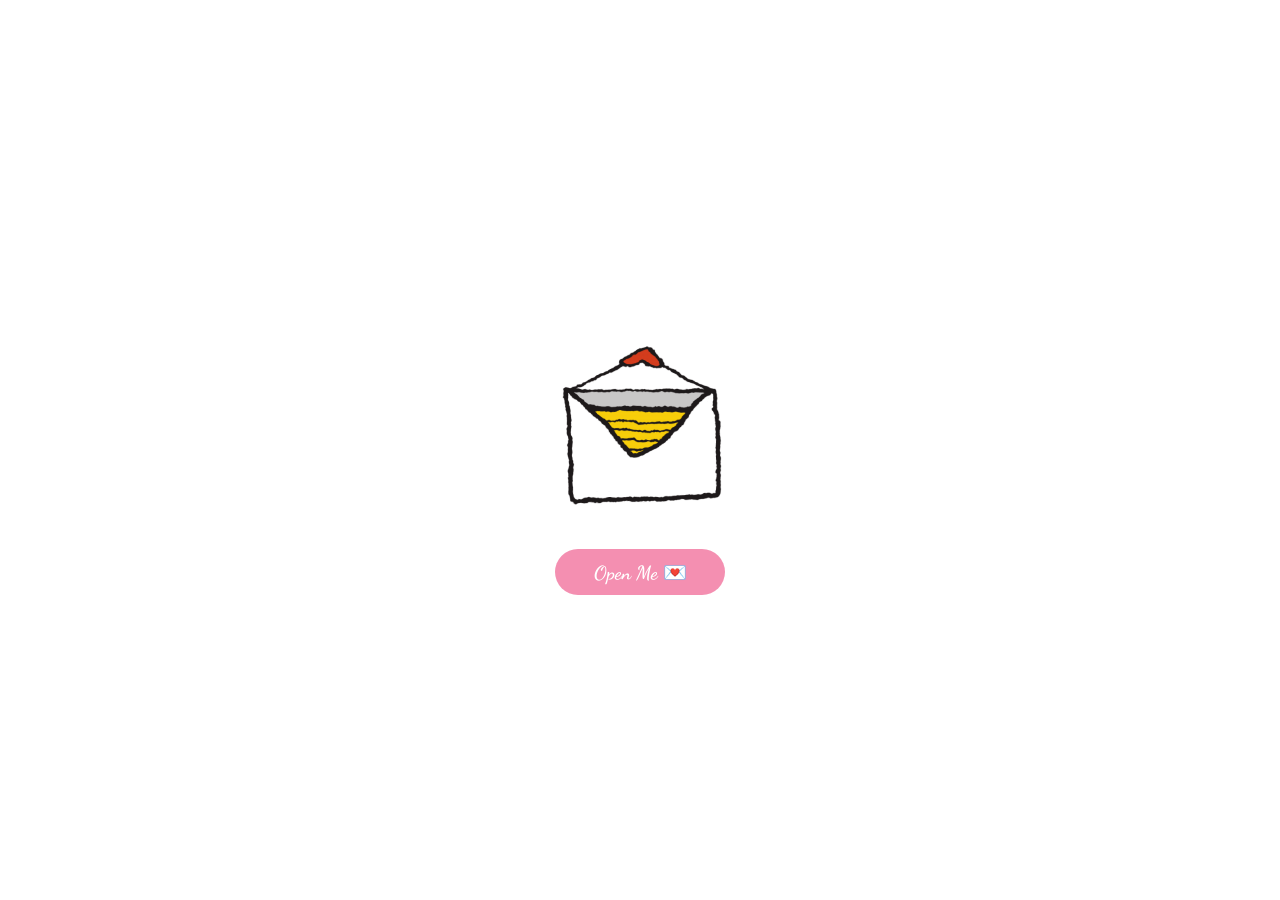
<file: index.html>
<!DOCTYPE html>
<html lang="en">
<head>
  <meta charset="UTF-8" />
  <meta name="viewport" content="width=device-width, initial-scale=1.0" />
  <title>A Letter For You 💌</title>
  <link rel="stylesheet" href="style.css" />
  <style>
    body.white-bg {
      display: flex;
      align-items: center;
      justify-content: center;
      min-height: 100vh;
    }

    .center {
      display: flex;
      flex-direction: column;
      align-items: center;
      gap: 1.6rem;
    }

    /* Letter gif */
    .letter-img {
      width: min(260px, 68vw);
      animation: float 3.5s ease-in-out infinite;
      display: block;
    }

    /* Shrinking button */
    #open-btn {
      transition: transform .3s ease, opacity .4s ease;
      transform-origin: center;
      display: inline-block;
    }

    /* Hint — hidden until JS adds .visible */
    #hint {
      font-family: 'Lato', sans-serif;
      font-size: .85rem;
      color: #c090a0;
      visibility: hidden;
      opacity: 0;
      pointer-events: none;
      transition: opacity .8s ease;
    }
    #hint.visible {
      visibility: visible;
      opacity: 1;
      pointer-events: auto;
    }
    #hint a {
      color: var(--pink-dark);
      text-decoration: underline;
      cursor: pointer;
    }
  </style>
</head>
<body class="white-bg">

  <div class="center">
    <!-- Letter gif — add letter.gif to your repo root -->
    <img class="letter-img fade-up" src="letter.gif" alt="a letter for you" />

    <!-- Shrinking button -->
    <button class="btn fade-up-d1" id="open-btn">Open Me 💌</button>

    <!-- Hint -->
    <p id="hint" class="fade-up-d2">
      Can't click the button? <a href="quiz.html">Maybe try this instead.</a>
    </p>
  </div>

  <script>
    const btn  = document.getElementById('open-btn');
    const hint = document.getElementById('hint');

    let clicks    = 0;
    const HINT_AT = 5;   // hint appears after this many clicks
    const MAX     = 8;   // button fully disappears after this many clicks

    btn.addEventListener('click', () => {
      clicks++;

      // Shrink by 20% each click using scale — button stays clickable throughout
      const scale = Math.pow(0.80, clicks);
      btn.style.transform = `scale(${scale})`;

      // Show hint after HINT_AT clicks
      if (clicks >= HINT_AT) {
        hint.classList.add('visible');
      }

      // Hide button completely after MAX clicks
      if (clicks >= MAX) {
        btn.style.opacity       = '0';
        btn.style.pointerEvents = 'none';
        setTimeout(() => { btn.style.display = 'none'; }, 400);
      }
    });
  </script>
</body>
</html>
</file>
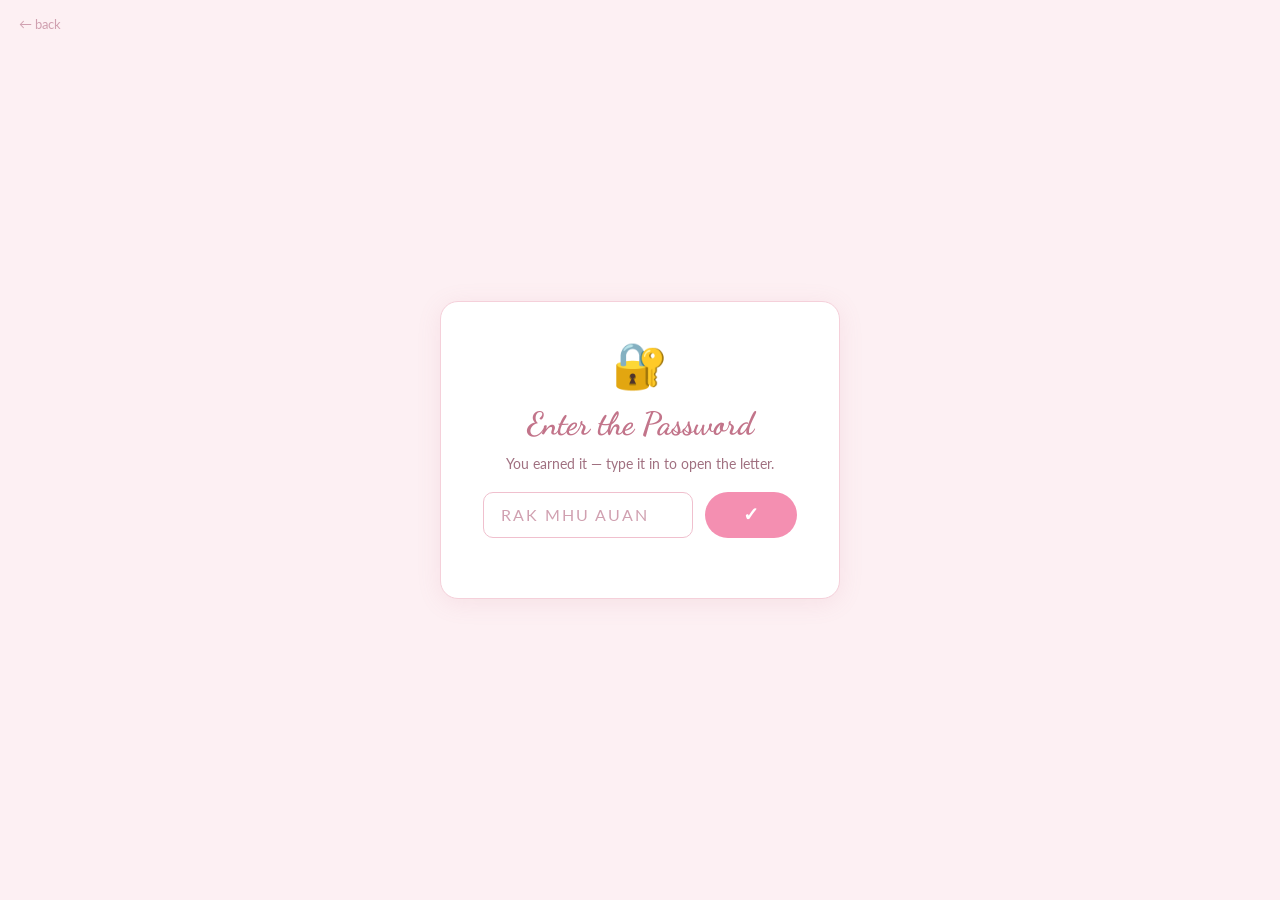
<file: letter.html>
<!DOCTYPE html>
<html lang="en">
<head>
  <meta charset="UTF-8" />
  <meta name="viewport" content="width=device-width, initial-scale=1.0" />
  <title>Your Letter 💖</title>
  <link rel="stylesheet" href="style.css" />
  <style>
    /* lock screen */
    #lock-screen { transition: opacity .5s ease; }
    #lock-screen.hidden { opacity: 0; pointer-events: none; position: absolute; }

    .lock-icon { font-size: 2.8rem; margin-bottom: .8rem; }
    .lock-sub  { color: var(--text-soft); font-size: .88rem; margin: .3rem 0 1.2rem; }

    .pw-row { display: flex; gap: .7rem; margin-top: .5rem; }

    #pw-error { color: #e08090; font-size: .85rem; min-height: 1.1rem; margin-top: .5rem; }

    /* letter */
    #letter-screen { display: none; max-width: 600px; width: 100%; }
    #letter-screen.show {
      display: flex;
      flex-direction: column;
      align-items: center;
      animation: fadeUp .8s ease both;
    }

    .letter-card {
      background: #fff;
      border: 1.5px solid #f5d0da;
      border-radius: 18px;
      padding: clamp(1.8rem, 5vw, 2.8rem) clamp(1.6rem, 5vw, 3rem);
      text-align: left;
      box-shadow: 0 4px 24px rgba(194,116,138,.1);
      width: 100%;
    }

    .letter-date {
      font-size: .75rem;
      color: #c0a0a8;
      letter-spacing: 1px;
      margin-bottom: 1.2rem;
    }
    .letter-salutation {
      font-family: 'Dancing Script', cursive;
      font-size: clamp(1.3rem, 3.5vw, 1.8rem);
      color: var(--pink-dark);
      margin-bottom: 1rem;
    }
    .letter-body {
      font-size: clamp(.93rem, 2.4vw, 1.02rem);
      line-height: 1.95;
      color: var(--text);
      white-space: pre-wrap;
    }
    .letter-closing {
      font-family: 'Dancing Script', cursive;
      font-size: clamp(1.2rem, 3vw, 1.6rem);
      color: var(--pink-dark);
      margin-top: 1.5rem;
      text-align: right;
    }

    /* petals */
    .petal {
      position: fixed;
      top: -30px;
      font-size: 1.1rem;
      animation: fall linear infinite;
      pointer-events: none;
      z-index: 0;
    }
    @keyframes fall { to { transform: translateY(110vh) rotate(360deg); } }

    .back-link {
      position: fixed;
      top: 1rem; left: 1.2rem;
      font-size: .82rem;
      color: #d0a0b0;
      text-decoration: none;
    }
    .back-link:hover { color: var(--pink-dark); }
  </style>
</head>
<body class="pink-bg">
  <a class="back-link" href="quiz.html">← back</a>

  <div class="page">

    <!-- LOCK -->
    <div id="lock-screen">
      <div class="card fade-up" style="max-width:400px; width:100%;">
        <div class="lock-icon">🔐</div>
        <h2>Enter the Password</h2>
        <p class="lock-sub">You earned it — type it in to open the letter.</p>
        <div class="pw-row">
          <input type="text" id="pw-input"
                 placeholder="RAK MHU AUAN"
                 autocomplete="off"
                 style="text-transform:uppercase; letter-spacing:2px;" />
          <button class="btn" onclick="tryUnlock()">✓</button>
        </div>
        <p id="pw-error"></p>
      </div>
    </div>

    <!-- LETTER -->
    <div id="letter-screen">
      <p style="font-size:2rem; margin-bottom:.5rem;">💌</p>
      <h1 style="margin-bottom:1.4rem;">For You</h1>

      <div class="letter-card" style="position:relative; z-index:1;">
        <p class="letter-date" id="letter-date"></p>

        <p class="letter-salutation">Dear my babi,</p>

        <div class="letter-body">We have been talking and knowing each other for about 2 months already and I just wanna let you know that I like you a lots. Like really a lot and you are the most precious thing and meaningful to me.

After this I have a lots of things to do in the future (JLPT test, Lab, Study etc) and I might not be able to talk,sing or draw you more often but I promise to be by your side anytime you need me na krub.

Rak baby teesud and I promise to have baby only talordpai kub.</div>

        <p class="letter-closing">Yours, MhaPeem 🌹</p>
      </div>

      <div style="margin-top:1.6rem;">
        <a href="index.html" class="btn-ghost">← back to the beginning</a>
      </div>
    </div>

  </div>

  <script>
    // Auto-fill password from quiz page if available
    const saved = sessionStorage.getItem('ltr_pw');
    if (saved) document.getElementById('pw-input').value = saved;

    // ✏️ Must match the fragments in quiz.html joined by spaces
    const CORRECT = 'RAK MHU AUAN';

    function tryUnlock() {
      const entered = document.getElementById('pw-input').value.trim().toUpperCase();
      if (entered === CORRECT) {
        unlock();
      } else {
        const err = document.getElementById('pw-error');
        err.textContent = 'That doesn\'t seem right — try again.';
        document.getElementById('pw-input').classList.add('shake');
        setTimeout(() => document.getElementById('pw-input').classList.remove('shake'), 400);
      }
    }

    document.getElementById('pw-input').addEventListener('keydown', e => {
      if (e.key === 'Enter') tryUnlock();
    });

    function unlock() {
      const now  = new Date();
      document.getElementById('letter-date').textContent =
        now.toLocaleDateString('en-US', { year:'numeric', month:'long', day:'numeric' });

      const lock = document.getElementById('lock-screen');
      lock.classList.add('hidden');
      setTimeout(() => {
        lock.style.display = 'none';
        document.getElementById('letter-screen').classList.add('show');
        spawnPetals();
      }, 550);
    }

    function spawnPetals() {
      const symbols = ['🌸','🌷','💗','✿','🌺'];
      for (let i = 0; i < 18; i++) {
        const p = document.createElement('div');
        p.className = 'petal';
        p.textContent = symbols[Math.floor(Math.random() * symbols.length)];
        p.style.left = Math.random() * 100 + 'vw';
        p.style.fontSize = (Math.random() * .6 + .8) + 'rem';
        const dur = Math.random() * 5 + 6;
        p.style.animationDuration = dur + 's';
        p.style.animationDelay   = Math.random() * 6 + 's';
        document.body.appendChild(p);
      }
    }
  </script>
</body>
</html>
</file>
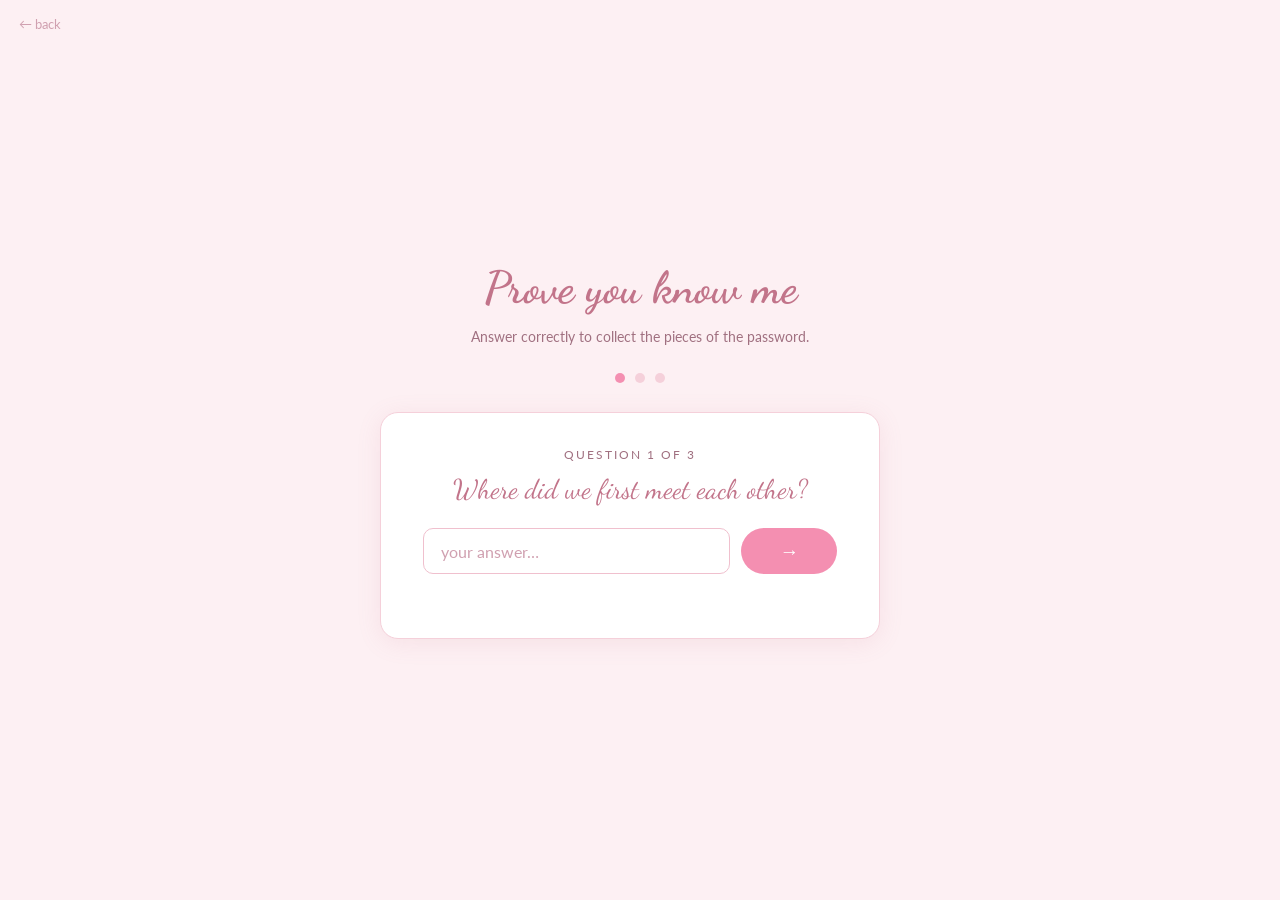
<file: quiz.html>
<!DOCTYPE html>
<html lang="en">
<head>
  <meta charset="UTF-8" />
  <meta name="viewport" content="width=device-width, initial-scale=1.0" />
  <title>Unlock the Letter 🔑</title>
  <link rel="stylesheet" href="style.css" />
  <style>
    /* progress dots */
    .progress {
      display: flex;
      gap: .6rem;
      justify-content: center;
      margin-bottom: 1.8rem;
    }
    .dot {
      width: 10px; height: 10px;
      border-radius: 50%;
      background: #f5d0da;
      transition: background .4s;
    }
    .dot.active { background: var(--pink-mid); }
    .dot.done   { background: var(--pink-dark); }

    /* question card */
    .q-card { display: none; animation: fadeUp .4s ease both; }
    .q-card.active { display: block; }

    .q-label {
      font-size: .72rem;
      letter-spacing: 2px;
      text-transform: uppercase;
      color: var(--text-soft);
      margin-bottom: .6rem;
    }
    .q-text {
      font-family: 'Dancing Script', cursive;
      font-size: clamp(1.2rem, 3.5vw, 1.7rem);
      color: var(--pink-dark);
      margin-bottom: 1.2rem;
      line-height: 1.4;
    }

    .input-row {
      display: flex;
      gap: .7rem;
    }
    .input-row input { flex: 1; }

    .feedback {
      margin-top: .6rem;
      font-size: .88rem;
      min-height: 1.2rem;
      color: var(--text-soft);
    }
    .feedback.correct { color: #b06070; }
    .feedback.wrong   { color: #e08090; }

    .fragment {
      display: inline-block;
      background: var(--pink-light);
      border: 1px solid #f0c0ce;
      border-radius: 8px;
      padding: .25em .8em;
      font-family: 'Dancing Script', cursive;
      font-size: 1.3rem;
      color: var(--pink-dark);
      letter-spacing: 2px;
      margin-top: .6rem;
      animation: fadeUp .4s ease both;
    }

    /* final */
    #final-reveal { display: none; animation: fadeUp .6s ease both; }

    .password-box {
      background: var(--pink-light);
      border: 1.5px solid #f0c0ce;
      border-radius: 14px;
      padding: 1.2rem 2rem;
      margin: 1rem 0 1.4rem;
      font-family: 'Dancing Script', cursive;
      font-size: 1.8rem;
      color: var(--pink-dark);
      letter-spacing: 4px;
      word-break: break-all;
    }

    .back-link {
      position: fixed;
      top: 1rem; left: 1.2rem;
      font-size: .82rem;
      color: #d0a0b0;
      text-decoration: none;
    }
    .back-link:hover { color: var(--pink-dark); }
  </style>
</head>
<body class="pink-bg">
  <a class="back-link" href="index.html">← back</a>

  <div class="page">
    <div style="max-width:520px; width:100%;">

      <h1 class="fade-up">Prove you know me</h1>
      <p class="fade-up-d1" style="color:var(--text-soft); font-size:.9rem; margin-bottom:1.8rem;">
        Answer correctly to collect the pieces of the password.
      </p>

      <div class="progress fade-up-d1">
        <div class="dot active" id="d0"></div>
        <div class="dot"       id="d1"></div>
        <div class="dot"       id="d2"></div>
      </div>

      <!-- Q1 -->
      <div class="card q-card active" id="q0">
        <p class="q-label">Question 1 of 3</p>
        <p class="q-text">Where did we first meet each other?</p>
        <div class="input-row">
          <input type="text" id="a0" placeholder="your answer…" autocomplete="off" />
          <button class="btn" onclick="checkAnswer(0)">→</button>
        </div>
        <p class="feedback" id="f0"></p>
        <div id="frag0"></div>
      </div>

      <!-- Q2 -->
      <div class="card q-card" id="q1">
        <p class="q-label">Question 2 of 3</p>
        <p class="q-text">What do I like about you the most?</p>
        <div class="input-row">
          <input type="text" id="a1" placeholder="your answer…" autocomplete="off" />
          <button class="btn" onclick="checkAnswer(1)">→</button>
        </div>
        <p class="feedback" id="f1"></p>
        <div id="frag1"></div>
      </div>

      <!-- Q3 -->
      <div class="card q-card" id="q2">
        <p class="q-label">Question 3 of 3</p>
        <p class="q-text">How much do you think I love you?</p>
        <div class="input-row">
          <input type="text" id="a2" placeholder="your answer…" autocomplete="off" />
          <button class="btn" onclick="checkAnswer(2)">→</button>
        </div>
        <p class="feedback" id="f2"></p>
        <div id="frag2"></div>
      </div>

      <!-- Final -->
      <div id="final-reveal" class="card">
        <p style="font-size:1.6rem; margin-bottom:.4rem;">🎉</p>
        <h2>You got it!</h2>
        <p style="color:var(--text-soft); font-size:.88rem; margin:.5rem 0 .8rem;">
          Here is your password:
        </p>
        <div class="password-box" id="full-password"></div>
        <a href="letter.html" class="btn">Open the Letter 💖</a>
      </div>

    </div>
  </div>

  <script>
    const QUESTIONS = [
      {
        answers:  ['catcafe', 'cat cafe', 'cat-cafe'],
        fragment: 'RAK',
        correct:  'That\'s right 🐱'
      },
      {
        answers:  ['eye', 'eyes'],
        fragment: 'MHU',
        correct:  'Aww 🥺'
      },
      {
        answers:  ['unlimited'],
        fragment: 'AUAN',
        correct:  '♡ That means everything'
      }
    ];

    let collected = [];

    function checkAnswer(idx) {
      const input = document.getElementById(`a${idx}`);
      const fb    = document.getElementById(`f${idx}`);
      const fragEl= document.getElementById(`frag${idx}`);
      const raw   = input.value.trim().toLowerCase();
      if (!raw) return;

      const q = QUESTIONS[idx];
      if (q.answers.includes(raw)) {
        fb.textContent = q.correct;
        fb.className   = 'feedback correct';
        fragEl.innerHTML = `<div class="fragment">${q.fragment}</div>`;
        collected[idx] = q.fragment;
        input.disabled = true;
        setTimeout(() => next(idx), 1000);
      } else {
        fb.textContent = 'Hmm, try again…';
        fb.className   = 'feedback wrong';
        input.classList.add('shake');
        setTimeout(() => input.classList.remove('shake'), 400);
      }
    }

    document.querySelectorAll('input').forEach((inp, i) => {
      inp.addEventListener('keydown', e => { if (e.key === 'Enter') checkAnswer(i); });
    });

    function next(done) {
      document.getElementById(`d${done}`).classList.remove('active');
      document.getElementById(`d${done}`).classList.add('done');
      const nxt = done + 1;
      if (nxt < QUESTIONS.length) {
        document.getElementById(`q${done}`).classList.remove('active');
        document.getElementById(`q${nxt}`).classList.add('active');
        document.getElementById(`d${nxt}`).classList.add('active');
        document.getElementById(`a${nxt}`).focus();
      } else {
        document.getElementById(`q${done}`).classList.remove('active');
        const pw = collected.join(' ');
        document.getElementById('full-password').textContent = pw;
        sessionStorage.setItem('ltr_pw', pw);
        document.getElementById('final-reveal').style.display = 'block';
      }
    }
  </script>
</body>
</html>
</file>
<file: style.css>
@import url('https://fonts.googleapis.com/css2?family=Dancing+Script:wght@500;700&family=Lato:wght@300;400&display=swap');

*, *::before, *::after { box-sizing: border-box; margin: 0; padding: 0; }

:root {
  --white:      #ffffff;
  --bg-pink:    #fdf0f3;
  --pink-light: #fce4ec;
  --pink-mid:   #f48fb1;
  --pink-dark:  #c2748a;
  --text:       #5c3d4a;
  --text-soft:  #a07080;
}

body {
  font-family: 'Lato', sans-serif;
  color: var(--text);
  min-height: 100vh;
}

/* index page is white */
body.white-bg { background: var(--white); }

/* quiz + letter pages are pastel pink */
body.pink-bg  { background: var(--bg-pink); }

.page {
  display: flex;
  flex-direction: column;
  align-items: center;
  justify-content: center;
  min-height: 100vh;
  padding: 2rem;
  text-align: center;
}

h1 {
  font-family: 'Dancing Script', cursive;
  font-size: clamp(1.8rem, 5vw, 2.8rem);
  color: var(--pink-dark);
  margin-bottom: .8rem;
}

h2 {
  font-family: 'Dancing Script', cursive;
  font-size: clamp(1.4rem, 4vw, 2rem);
  color: var(--pink-dark);
  margin-bottom: .8rem;
}

.btn {
  display: inline-block;
  font-family: 'Dancing Script', cursive;
  font-size: 1.2rem;
  font-weight: 700;
  background: var(--pink-mid);
  color: #fff;
  border: none;
  border-radius: 50px;
  padding: .6em 2em;
  cursor: pointer;
  transition: background .2s, transform .1s;
  text-decoration: none;
}
.btn:hover  { background: var(--pink-dark); transform: translateY(-1px); }
.btn:active { transform: translateY(0); }

.btn-ghost {
  display: inline-block;
  font-family: 'Lato', sans-serif;
  font-size: .9rem;
  color: var(--text-soft);
  border: 1.5px solid #f0c0ce;
  border-radius: 50px;
  padding: .45em 1.4em;
  cursor: pointer;
  text-decoration: none;
  background: transparent;
  transition: background .2s;
}
.btn-ghost:hover { background: var(--pink-light); }

.card {
  background: #fff;
  border: 1.5px solid #f5d0da;
  border-radius: 18px;
  padding: 2.2rem 2.6rem;
  max-width: 500px;
  width: 100%;
  box-shadow: 0 4px 24px rgba(194,116,138,.12);
}

input[type="text"],
input[type="password"] {
  background: #fff;
  border: 1.5px solid #f0c0ce;
  border-radius: 10px;
  color: var(--text);
  font-size: 1rem;
  padding: .65rem 1.1rem;
  width: 100%;
  outline: none;
  font-family: 'Lato', sans-serif;
  transition: border-color .2s;
}
input::placeholder { color: #d0a0b0; }
input:focus { border-color: var(--pink-mid); }

.divider {
  width: 50px; height: 1.5px;
  background: linear-gradient(90deg, transparent, var(--pink-mid), transparent);
  margin: 1rem auto;
}

@keyframes fadeUp {
  from { opacity:0; transform:translateY(16px); }
  to   { opacity:1; transform:translateY(0); }
}
.fade-up        { animation: fadeUp .6s ease both; }
.fade-up-d1     { animation: fadeUp .6s .2s ease both; }
.fade-up-d2     { animation: fadeUp .6s .4s ease both; }

@keyframes float {
  0%,100% { transform: translateY(0); }
  50%      { transform: translateY(-10px); }
}

@keyframes shake {
  0%,100%{transform:translateX(0)}
  20%{transform:translateX(-5px)}
  40%{transform:translateX(5px)}
  60%{transform:translateX(-3px)}
  80%{transform:translateX(3px)}
}
.shake { animation: shake .35s ease; }
</file>
